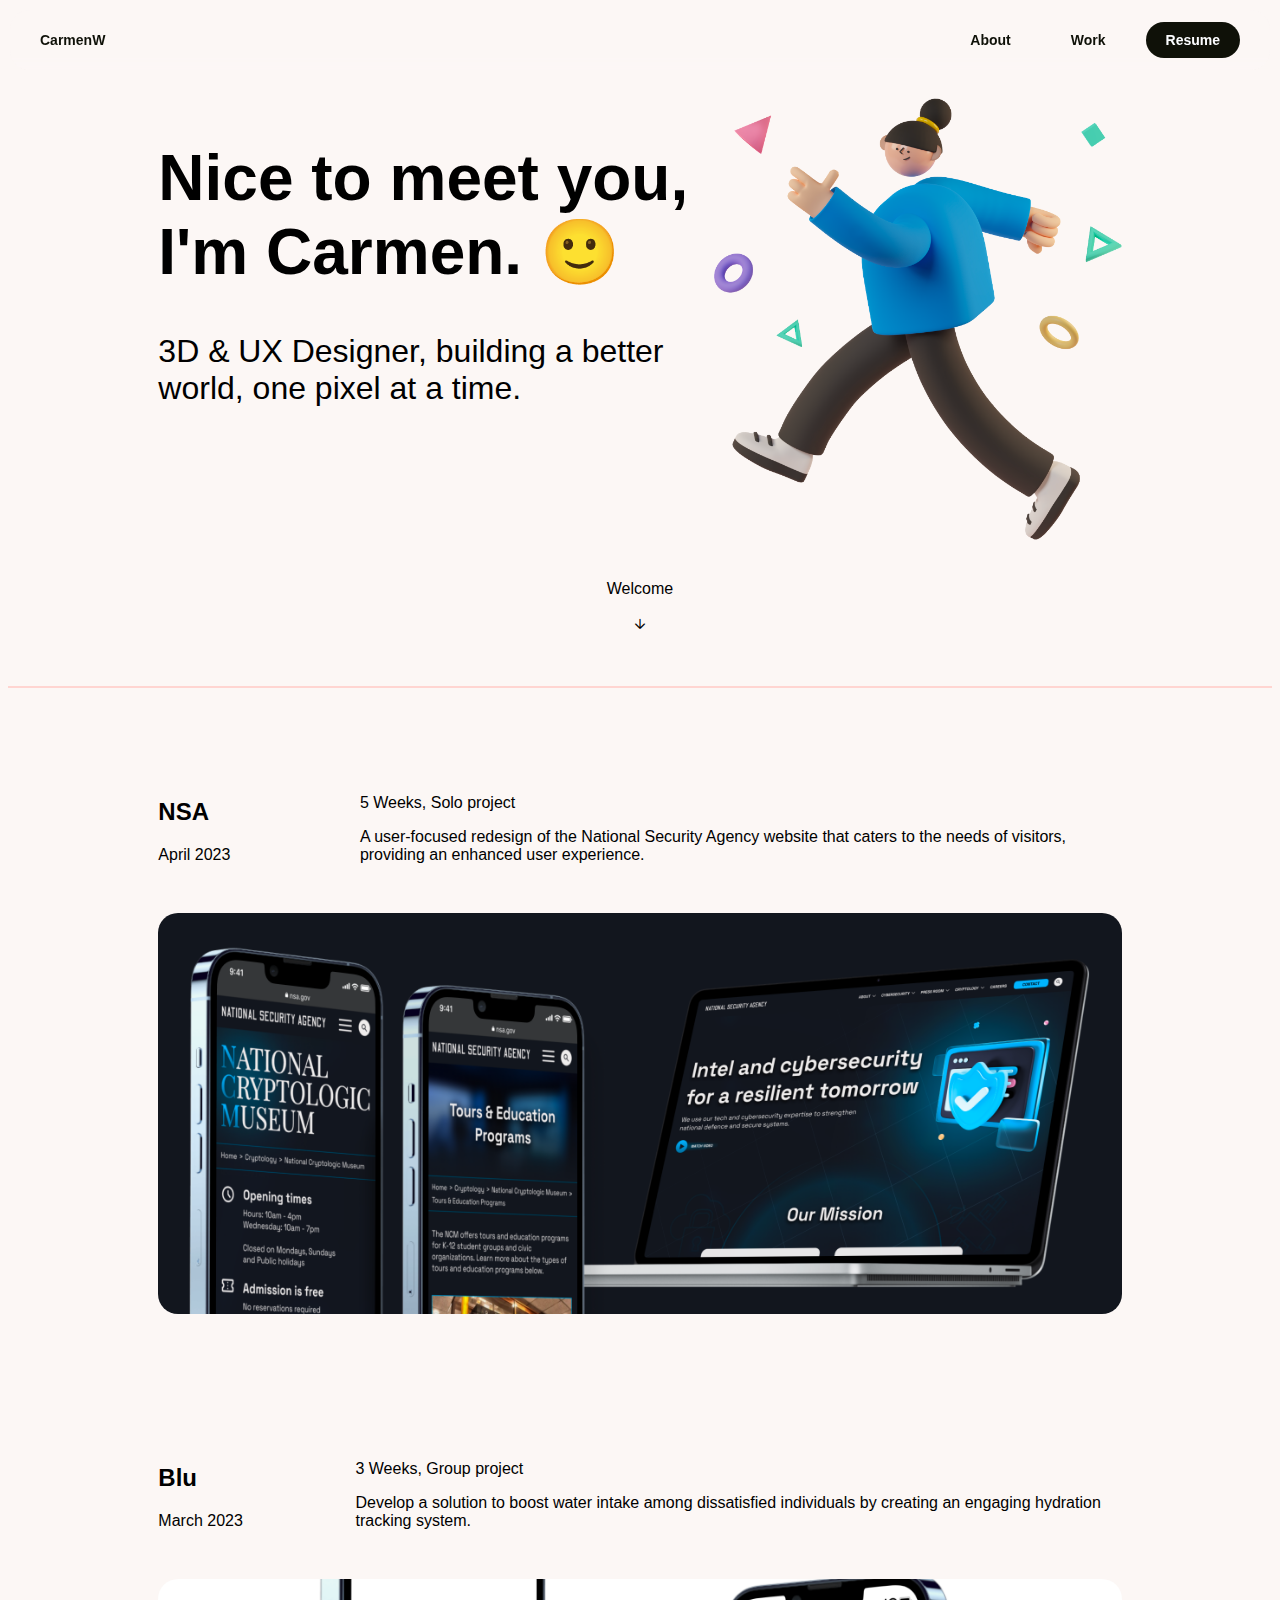
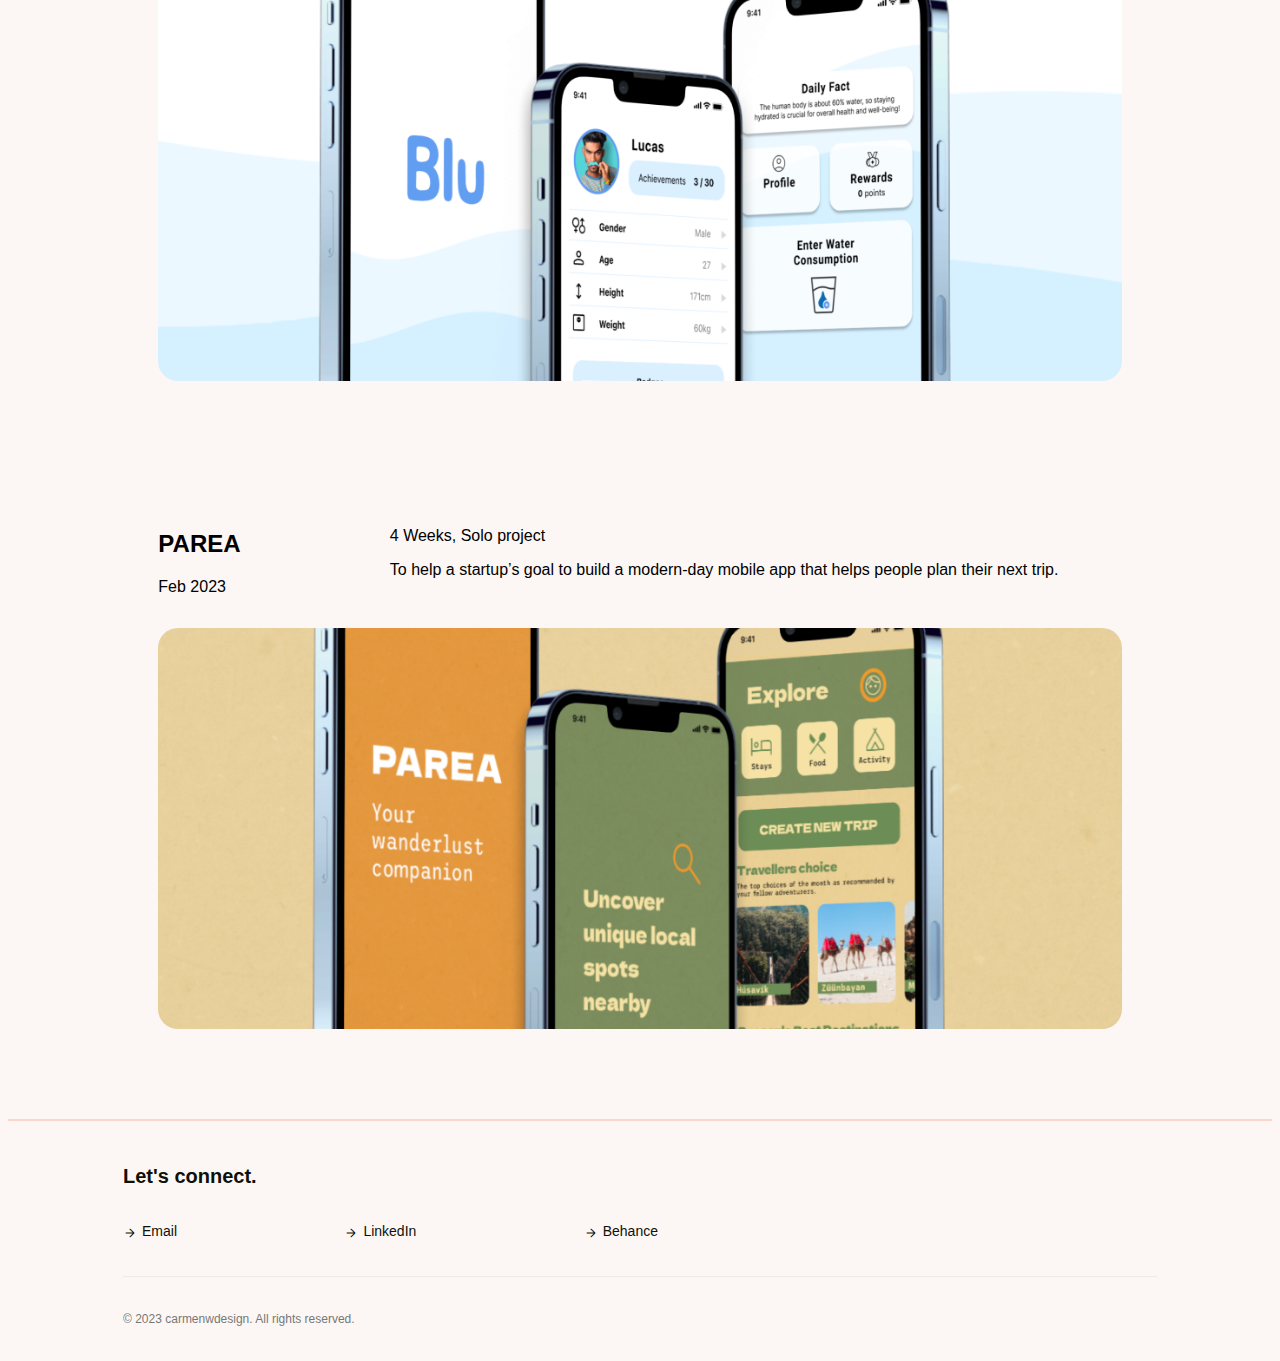
<file: index.html>
<!DOCTYPE html>
<html lang="en">

    <meta charset="UTF-8">
    <meta name="viewport" content="width=device-width, initial-scale=1.0">
    <title>Carmen Wong | 3D & UX Designer</title>
    <link href="CSS/style.css" rel="stylesheet" type="text/css">
    <link rel="stylesheet" href="https://fonts.googleapis.com/css2?family=Material+Symbols+Rounded:opsz,wght,FILL,GRAD@20..48,100..700,0..1,-50..200">
    
<head>
    <div class="navbar">
        <a href="index.html" class="logo">CarmenW</a>
            <ul class="navbar-list">
                <li class="navbar-item">
                    <a href="about.html" class="nav-link">About</a>
                </li>
                <li class="navbar-item">
                    <a href="#design" class="nav-link">Work</a>
                </li>
                <li class="navbar-item">
                    <a href="#resume" class="resume">Resume</a>
                </li>
            </ul>
        <div class="hamburger">
            <span class="material-symbols-rounded">menu</span>
         </div>
    </div>   
</head>

<body>

<!-- Hero Section -->

<div class="container">
<main>
    <div class="hero-section">
        <h1>Nice to meet you, I'm Carmen. 🙂</h1>
        <p>3D & UX Designer, building a better world, one pixel at a time.</p>
    </div>

    <div class="hero-image">
        <img src="Images/Hero_Section_Image.png" alt="Jumping 3D model girl">
    </div>

    <div class="welcome-arrow">
        <p>Welcome</p>
    </div>
</main>
</div>

<hr class="divider">

<!-- My Work Section Constructed using CSS Grid -->

<section class="projects">

<div class="container">
    
    <div id="top-project">

        <div class="title-date">
            <h2>NSA</h2>
            <p>April 2023</p>
        </div>

        <div class="description">
            <p>5 Weeks, Solo project</p>
            <p>A user-focused redesign of the National Security Agency website that caters to the needs of visitors, providing an enhanced user experience.</p>
        </div>

        <img class="project-image" src="Images/Project_NSA.png" alt="project image">

    </div>

    <div class="project">

        <div class="title-date">
            <h2>Blu</h2>
            <p>March 2023</p>
        </div>

        <div class="description">
            <p>3 Weeks, Group project</p>
            <p>Develop a solution to boost water intake among dissatisfied individuals by creating an engaging hydration tracking system.</p>
        </div>

        <img class="project-image" src="Images/Project_Blu.png" alt="project image">

    </div>

    <div class="project">

        <div class="title-date">
            <h2>PAREA</h2>
            <p>Feb 2023</p>
        </div>

        <div class="description">
            <p>4 Weeks, Solo project</p>
            <p>To help a startup’s goal to build a modern-day mobile app that helps people plan their next trip.</p>
        </div>

        <img class="project-image" src="Images/Project_PAREA.png" alt="project image">
    
    </div>


<!-- My Mobile Work Section Constructed using CSS Grid -->

    <div id="mobile-top-project">
          
        <div class="title-date">

            <h2>NSA</h2>
            
            <div>  
                <p>April 2023</p>
                <p>5 Weeks, Solo project</p>
            </div>

        </div>
          
        <div class="description">
            <p>A user-focused redesign of the National Security Agency website that caters to the needs of visitors, providing an enhanced user experience.</p>
        </div>
          
        <img class="project-image" src="Images/Mobile_Project_NSA.png" alt="project image">
    
    </div>

    <div class="mobile-project">
          
        <div class="title-date">

            <h2>Blu</h2>
            
            <div>  
                <p>March 2023</p>
                <p>3 Weeks, Group project</p>
            </div>

        </div>
          
        <div class="description">
            <p>Develop a solution to boost water intake among dissatisfied individuals by creating an engaging hydration tracking system.</p>
        </div>
          
        <img class="project-image" src="Images/Mobile_Project_Blu.png" alt="project image">
    
    </div>

    <div class="mobile-project">
          
        <div class="title-date">

            <h2>PAREA</h2>
            
            <div>  
                <p>Feb 2023</p>
                <p>4 Weeks, Solo project</p>
            </div>

        </div>
          
        <div class="description">
            <p>To help a startup’s goal to build a modern-day mobile app that helps people plan their next trip.</p>
        </div>
          
        <img class="project-image" src="Images/Mobile_Project_PAREA.png" alt="project image">
    
    </div>

</div>
  
</section>

</body>

<!-- Footer -->

<footer>
    <hr class="divider">
    <div class="footing">  
        <p class="footer-heading">Let's connect.</p>
        <ul class="footer-links">
            <li><a href="mailto:youremail@example.com" class="footer-link">Email</a></li>
            <li><a href="https://www.linkedin.com/" class="footer-link">LinkedIn</a></li>
            <li><a href="https://www.behance.net/" class="footer-link">Behance</a></li>
        </ul>
    <hr class="footer-divider">
    <p class="copyright">© 2023 carmenwdesign. All rights reserved.</p>
  </div>
</footer>

</html>
</file>
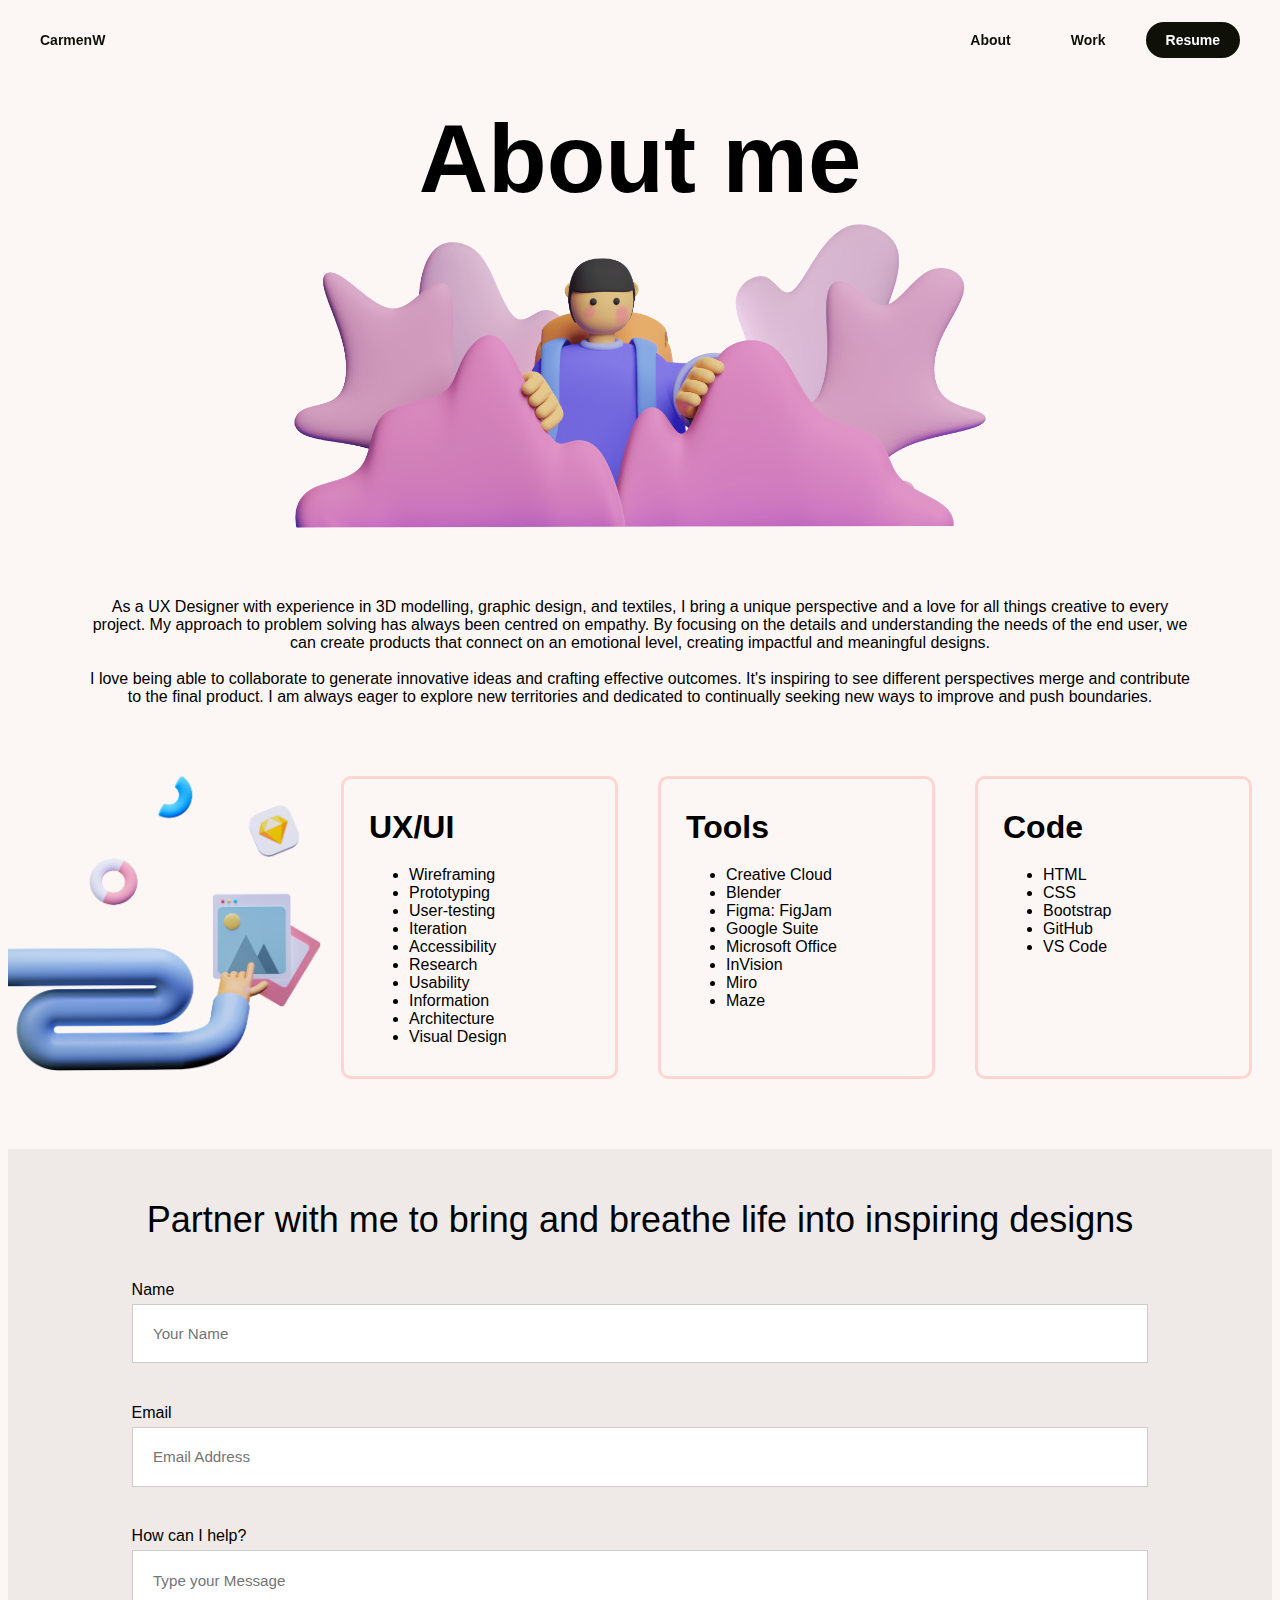
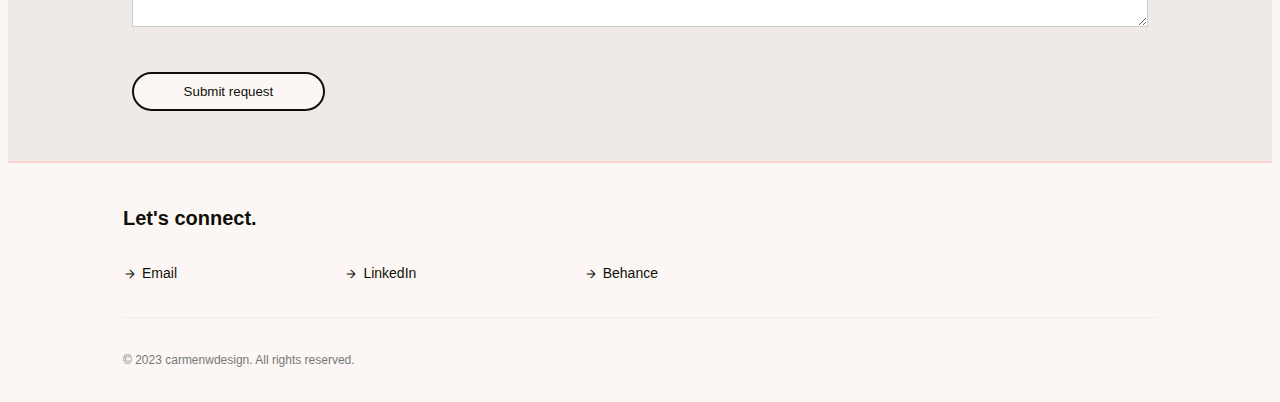
<file: about.html>
<!DOCTYPE html>
<html lang="en">

    <meta charset="UTF-8">
    <meta name="viewport" content="width=device-width, initial-scale=1.0">
    <title>Carmen Wong | 3D & UX Designer</title>
    <link href="CSS/style.css" rel="stylesheet" type="text/css">
    <link rel="stylesheet" href="https://fonts.googleapis.com/css2?family=Material+Symbols+Rounded:opsz,wght,FILL,GRAD@20..48,100..700,0..1,-50..200">
    
<head>
    <div class="navbar">
        <a href="index.html" class="logo">CarmenW</a>
            <ul class="navbar-list">
                <li class="navbar-item">
                    <a href="about.html" class="nav-link">About</a>
                </li>
                <li class="navbar-item">
                    <a href="#design" class="nav-link">Work</a>
                </li>
                <li class="navbar-item">
                    <a href="#resume" class="resume">Resume</a>
                </li>
            </ul>
        <div class="hamburger">
            <span class="material-symbols-rounded">menu</span>
         </div>
    </div>   
</head>

<body>

<div class="about-hero">

    <h3>About me</h3>
        <img src="Images/About_Header_Image.png" alt="3d girl">
    </div>

    <div class="about">
        <p>As a UX Designer with experience in 3D modelling, graphic design, and textiles, I bring a unique perspective and a love for all things creative to every project. My approach to problem solving has always been centred on empathy. By focusing on the details and understanding the needs of the end user, we can create products that connect on an emotional level, creating impactful and meaningful designs.
        <br>
        <br>
        I love being able to collaborate to generate innovative ideas and crafting effective outcomes. It's inspiring to see different perspectives merge and contribute to the final product. I am always eager to explore new territories and dedicated to continually seeking new ways to improve and push boundaries.</p>
    </div>

</div>

<!--  My UX Skills section coded using CSS flex -->

<section class="ux-skills">
        
    <div class="skills">
        <img src="Images/Skills_Image.png" alt="3d hand">
        
        <div class="card-skills">
            <h4>UX/UI</h4>
            <ul>
                <li>Wireframing</li>
                <li>Prototyping</li>
                <li>User-testing</li>
                <li>Iteration</li>
                <li>Accessibility</li>
                <li>Research</li>
                <li>Usability</li>
                <li>Information</li>
                <li>Architecture</li>
                <li>Visual Design</li>
            </ul>
        </div>
        
        <div class="card-skills">
            <h4>Tools</h4>
            <ul>
                <li>Creative Cloud</li>
                <li>Blender</li>
                <li>Figma: FigJam</li>
                <li>Google Suite</li>
                <li>Microsoft Office</li>
                <li>InVision</li>
                <li>Miro</li>
                <li>Maze</li>
            </ul>
        </div>

        <div class="card-skills">
            <h4>Code</h4>
            <ul>
                <li>HTML</li>
                <li>CSS</li>
                <li>Bootstrap</li>
                <li>GitHub</li>
                <li>VS Code</li>
            </ul>
        </div>
          
    </div>
  
</section>

<!-- Form -->

<div class="details">
    <h4>Partner with me to bring and breathe life into inspiring designs</h4>
    <form>
      <label>Name</label>
    <input type="text" name="field1" placeholder="Your Name" />
      <label>Email</label>
    <input type="email" name="field2" placeholder="Email Address" />
      <label>How can I help?</label>
    <textarea name="field3" placeholder="Type your Message"></textarea>
    <input type="submit" value="Submit request" />
    </form>
</div>

</body>

<footer>
    <hr class="divider">
    <div class="footing">  
        <p class="footer-heading">Let's connect.</p>
        <ul class="footer-links">
            <li><a href="mailto:youremail@example.com" class="footer-link">Email</a></li>
            <li><a href="https://www.linkedin.com/" class="footer-link">LinkedIn</a></li>
            <li><a href="https://www.behance.net/" class="footer-link">Behance</a></li>
        </ul>
    <hr class="footer-divider">
    <p class="copyright">© 2023 carmenwdesign. All rights reserved.</p>
  </div>
</footer>

</html>
</file>
<file: CSS/style.css>
.container {
    max-width: 1440px;
    margin-left: 50px;
    margin-right: 50px;
    display: grid;
    grid-template-columns: repeat(12, 1fr);
    grid-gap: 40px;
  }

.navbar {
    overflow: hidden;
    background-color: hwb(17 96% 1% / 0.35);
    position: fixed;
    top: 10px;
    left: 10px;
    right: 10px;
    z-index: 100;
    border-radius: 20px;
    backdrop-filter: blur(10px);
    height: 60px;
    display: flex;
    align-items: center;
    font-family: Helvetica, Arial, sans-serif;
}

.navbar a {
    color: #0f1108;
    padding: 20px;
    text-decoration: none;
    font-size: 14px;
    font-weight: bold;
    transition: background-color 0.3s ease;
    margin: 10px;
}

.navbar .logo {
    float: left;
}

.navbar .navbar-list {
    display: flex;
    list-style: none;
    margin-right: 20px;
    margin-left: auto;
    text-align: center;
}

.navbar .navbar-item a {
    color: #0f1108;
    text-decoration: none;
    padding: 10px 20px;
    border-radius: 20px;
    transition: background-color 0.3s ease;
}

.navbar .navbar-item a.resume {
    background-color: #0f1108;
    color: #fcfdff;
    transition: outline 0.1s ease;
}

.navbar .navbar-item a.resume:hover {
    outline: 3px solid #d6d2d0;
    outline-offset: 1px;
}

.navbar .navbar-item a.nav-link:hover {
    background-color: #efeae8;
}

.navbar .hamburger {
    display: none;
  }

  hr.divider {
    width: 100%;
    height: 2px;
    background-color: #ffd5d1;
    border: none;
    margin: 0;
  }

footer {
    margin-bottom: 35px;
}

.footing {
    font-family: Helvetica, Arial, sans-serif;
    font-size: 14px;
    text-align: left;
    margin-top: 44px;
    margin-left: 115px;
    margin-right: 115px;
}

footer a {
    color: #0f1108;
    text-decoration: none;
    margin-right: 10px;
}

footer a:hover {
    color: #b0acab;
}
  
hr.footer-divider {
    width: 100%;
    height: 1px;
    background-color: #efeae8;
    border: none;
  }

footer .copyright {
    margin-top: 35px;
    font-size: 12px;
    color: #777;
}

footer .footer-heading {
    color: #0f1108;
    font-size: 20px;
    font-weight: bold;
}

footer ul {
    display: flex;
    justify-content: space-between;
    max-width: 545px;
    margin-top: 35px;
    margin-bottom: 35px;  
    list-style-type: none;
    padding-left: 0px;
}

footer .footer-link::before {
    content: "\e5c8";
    font-family: "Material Symbols Rounded", sans-serif;
    font-variation-settings: 'FILL' 0, 'wght' 200, 'GRAD' 200, 'opsz' 24;
    font-size: 14px;
    vertical-align: middle;
    margin-right: 5px;
}

body {
    background-color: #fcf7f5;
    font-family: Helvetica, Arial, sans-serif;
}

main {
    display: grid;
    grid-column: 2 / span 10;
    margin-top: 90px;
  }
  
  .hero-section {
    grid-column: 1 / span 8;
    margin-right: 20px;
    place-items: center;
  }
  
  .hero-section h1 {
    font-size: 64px;
  }
  
  .hero-section p {
    font-size: 32px;
  }
  
  .hero-image {
    grid-column: 9 / span 4;
    place-items: center;
  }
  
  .hero-image img {
    max-width: 442px;
    max-height: 442px;
  }
  
  .welcome-arrow {
    text-align: center;
    grid-column: 1 / span 12;
    margin-top: 20px;
    margin-bottom: 52px;
  }
  
  .welcome-arrow::after {
    content: "\e5db";
    font-family: "Material Symbols Rounded", sans-serif;
    font-variation-settings: 'FILL' 0, 'wght' 200, 'GRAD' 200, 'opsz' 24;
    vertical-align: middle;
  }
  
  .project {
    display: grid;
    grid-column: 2 / span 10;
    margin-bottom: 90px;
  }
  
  #top-project {
    display: grid;
    grid-column: 2 / span 10;
    margin-top: 90px;
    margin-bottom: 90px;
  }
  
  .title-date {
    grid-column: 1 / span 2;
  }
  
  .description {
    grid-column: 3 / span 9;
    margin-bottom: 33px;
  }
  
  .project-image {
    grid-column: 1 / span 11;
    grid-row: 3;
    border-radius: 20px;
    max-width: 100%;
  }

.mobile-project {
    display: none;
  }

#mobile-top-project {
    display: none;
  }

  .about-hero {
    display: flex;
    flex-direction: column;
    align-items: center;
    text-align: center;
  }
  
  .about-hero h3 {
    font-size: 96px;
    margin-bottom: 10px;
    padding-right: 20px;
    padding-left: 20px;
  }
  
  .about-hero img {
    max-width: 692px;
    height: auto;
  }
  
  .about {
    text-align: center;
    margin-top: 70px;
    margin-bottom: 70px;
    margin-left: auto;
    margin-right: auto;
    font-size: 16px;
    padding-right: 20px;
    padding-left: 20px;
    max-width: 1110px;
  }  
  
  .skills {
    display: flex;
    flex-direction: row;
    justify-content: space-between;
    margin-bottom: 70px;
    max-width: 1440px;
  }

  .skills img {
    max-width: 313px;
    max-height: 295px;
  }
  
  .card-skills {
    width: 243px;
    height: auto;
    border: 3px solid #FFD5D1;
    border-radius: 10px;
    padding: 30px 25px;
    margin: 0 20px;
  }
  
  .card-skills h4 {
    font-size: 32px;
    margin-top: 0px;
    margin-bottom: 20px;
  }
  
  .card-skills ul {
    font-size: 16px;
    margin: 0px;
    padding-right: 25px;
  }

  .details h4 {
    font-size: 36px;
    text-align: center;
    margin-top: 20px;
    margin-bottom: 40px;
    padding: 0 20px;
    font-weight: normal;
  }
  
  .details {
    display: flex;
    flex-direction: column;
    align-items: center;
    background-color: #EFEAE8;
    font-size: 16px;
    padding-top: 30px;
    padding-bottom: 50px;
    padding-right: 20px;
    padding-left: 20px;
  }
  
  form input[type="text"],
  form input[type="email"],
  form textarea,
  form select 
  {
    -webkit-transition: all 0.30s ease-in-out;
    -moz-transition: all 0.30s ease-in-out;
    -ms-transition: all 0.30s ease-in-out;
    -o-transition: all 0.30s ease-in-out;
    outline: none;
    box-sizing: border-box;
    -webkit-box-sizing: border-box;
    -moz-box-sizing: border-box;
    width: 100%;
    background: #fff;
    margin-top: 5px;
    margin-bottom: 4%;
    border: 1px solid #ccc;
    padding: 2%;
    color: #555;
    font: 95% Arial, Helvetica, sans-serif;
  }
  form input[type="text"]:focus,
  form input[type="email"]:focus,
  form textarea:focus,
  form select:focus
  {
    box-shadow: 0 0 5px #FFD5D1;
    padding: 3%;
    border: 1px solid #FFD5D1;
  }
  
  form input[type="submit"] {
    padding: 10px 50px;
    background: #FCF7F5;
    border: 2px solid #0F1108;
    border-radius: 20px;
    color: #0F1108;
  }
  
  form input[type="submit"]:hover,
  form input[type="button"]:hover {
    color: #FCF7F5;
    background: #0F1108;
  }
  
  .form textarea {
    resize: vertical;
  }

@media screen and (max-width: 600px) {
    .navbar .navbar-list {
        display: none;
      }
    
    .navbar .hamburger {
        display: inline;
        font-family: "Material Symbols Rounded", sans-serif;
        font-variation-settings: 'FILL' 0, 'wght' 400, 'GRAD' 200, 'opsz' 40;
        margin-left: auto;
        margin-right: 20px;
      }

      main {
        display: grid;
        grid-column: 1;
        margin-top: 50px;
      }
      
      .hero-section {
        grid-column: 1;
        padding: 20px;
      }
      
      .hero-section h1 {
        font-size: 64px;
        margin-bottom: 10px;
      }
      
      .hero-section p {
        font-size: 32px;
        margin-bottom: 20px;
      }
      
      .hero-image {
        grid-column: 1;
        text-align: center;
      }
      
      .hero-image img {
        max-width: 442px;
        max-height: 442px;
        height: auto;
        margin: 0 auto;
      }
      
      .welcome-arrow {
        text-align: center;
        grid-column: 1;
      }
      
      .welcome-arrow::after {
        content: "\e5db";
        font-family: "Material Symbols Rounded", sans-serif;
        font-variation-settings: 'FILL' 0, 'wght' 200, 'GRAD' 200, 'opsz' 24;
        vertical-align: middle;
      }

      .container {
        max-width: auto;
        margin-left: 20px;
        margin-right: 20px;
        display: grid;
        grid-template-columns: 1fr;
        grid-gap: 20px;
      }

      #top-project {
        display: none;
      }

      .project {
        display: none;
      }

      #mobile-top-project {
        display: grid;
        grid-column: 1;
        margin-top: 40px;
        margin-bottom: 60px;
      }

      .mobile-project {
        display: grid;
        grid-column: 1;
        margin-bottom: 60px;
      }
      
      .title-date {
        grid-column: 1;
        display: grid;
        grid-template-columns: auto auto;
        align-items: center;
      }
      
      .description {
        grid-column: 1;
        margin-bottom: 15px;
      }
      
      .project-image {
        grid-column: 1;
        grid-row: 3;
        border-radius: 20px;
        max-width: auto;
        height: auto;
      }
      
      .skills {
        display: flex;
        flex-direction: column;
        align-items: center;
        margin-bottom: 70px;
        max-width: 100%;
        margin-left: 20px;
        margin-right: 20px;
        margin-bottom: 50px;
      }

      .card-skills {
        width: 90%;
        margin: 20px 0px;
      }
      
      .skills img {
        max-width: 100%;
        max-height: 100%;
        margin-bottom: 50px;
      }

      .about {
        margin-top: 50px;
        margin-bottom: 50px;
      }
      
      body {
        overflow-x: hidden;
      }
      
    }
</file>
